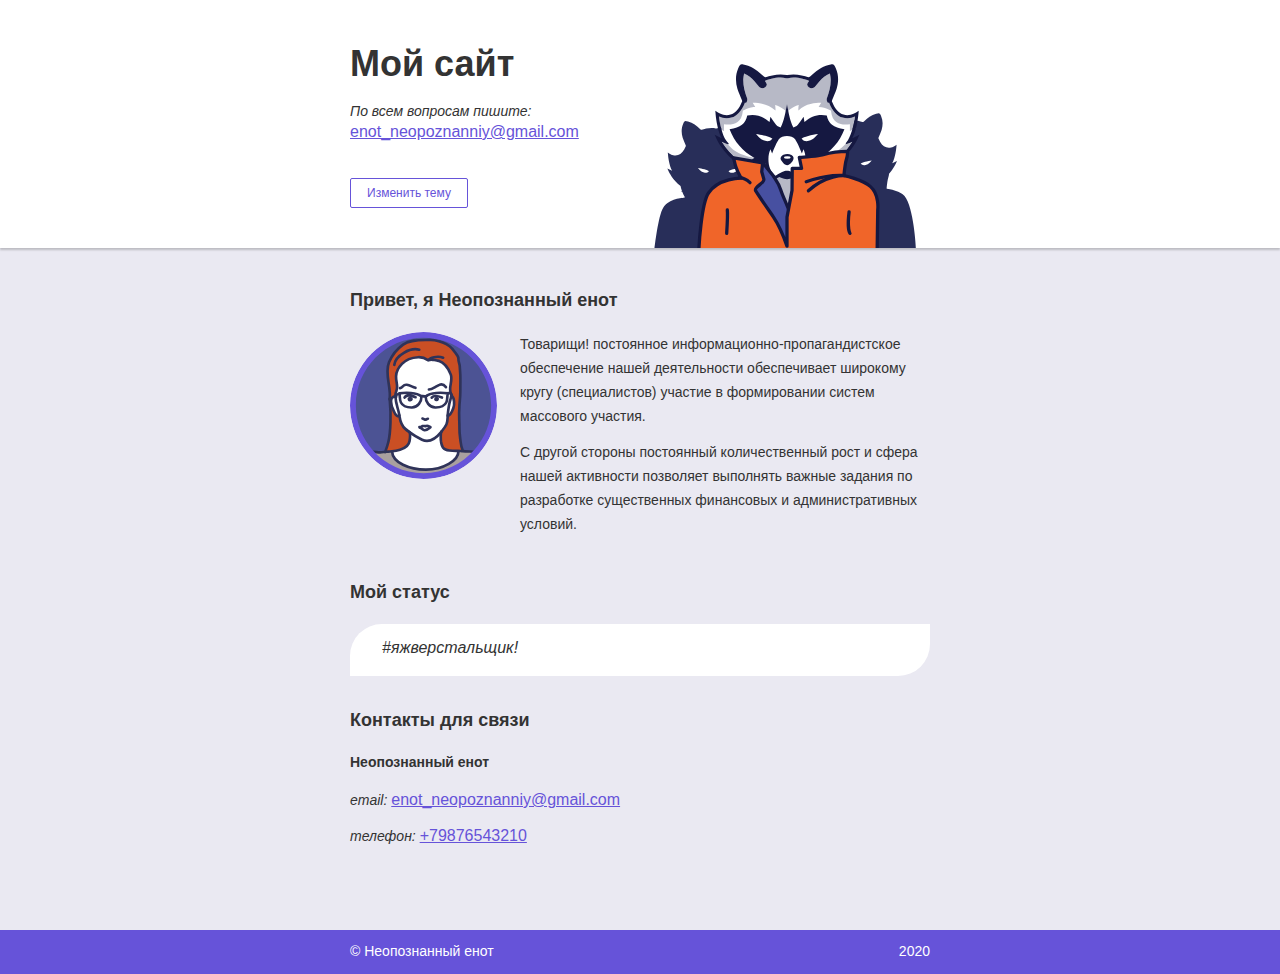
<file: index.html>
<!DOCTYPE html>
<html lang="ru">
<head>
  <meta charset="utf-8">
  <meta name="viewport" content="width=device-width, initial-scale=1.0">
  <link rel="stylesheet" href="style-themes.css">
  <title>Мой сайт – Неопознанный енот</title>
</head>
<body class="page">
  <header class="page-header">
    <div class="container">
      <h1 class="page-title">Мой сайт</h1>
      <p><i>По всем вопросам пишите:</i><br><a href="mailto:enot_neopoznanniy@gmail.com">enot_neopoznanniy@gmail.com</a></p>
      <button class="theme-button" type="button">Изменить тему</button>
    </div>
  </header>
  <main>
    <section class="about container">
      <h2 class="section-title">Привет, я Неопознанный енот</h2>
      <img class="about-image" src="img/avatar.svg" width="147" height="147" alt="Опознанный енот">
      <div class="about-content">
        <p>Товарищи! постоянное информационно-пропагандистское обеспечение нашей деятельности обеспечивает широкому кругу (специалистов) участие в формировании систем массового участия.</p>
        <p>С другой стороны постоянный количественный рост и сфера нашей активности позволяет выполнять важные задания по разработке существенных финансовых и административных условий.</p>
      </div>
    </section>
    <section class="status container">
      <h2 class="section-title">Мой статус</h2>
      <p>#яжверстальщик!</p>
    </section>
    <section class="contacts container">
      <h2 class="section-title">Контакты для связи</h2>
        <p class="contacts-name">Неопознанный енот</p>
        <p><i>email:</i> <a href="mailto:enot_neopoznanniy@gmail.com">enot_neopoznanniy@gmail.com</a></p>
        <p><i>телефон:</i> <a href="tel:+79876543210">+79876543210</a></p>
    </section>
  </main>
  <footer class="page-footer">
    <div class="container">
      <p>© Неопознанный енот</p>
      <p>2020</p>
    </div>
  </footer>
  <script src="script.js"></script>
</body>
</html>
</file>
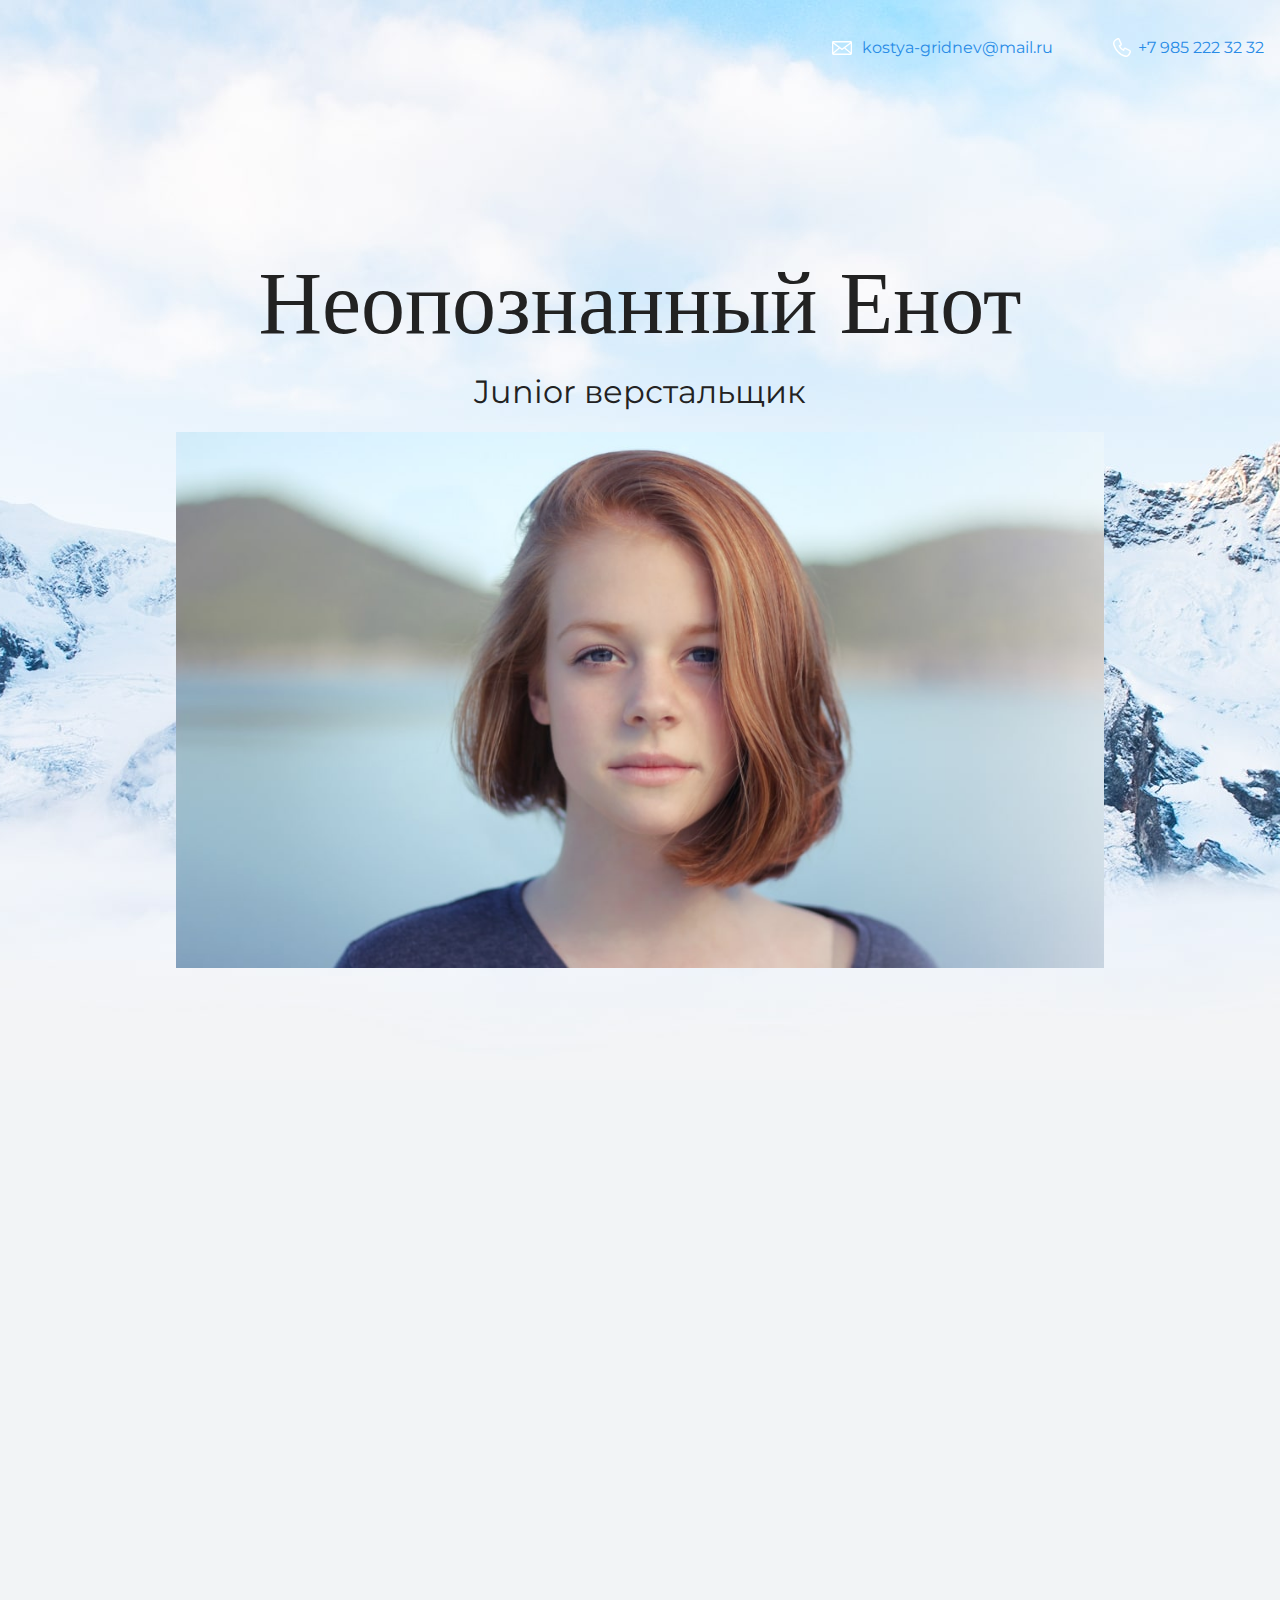
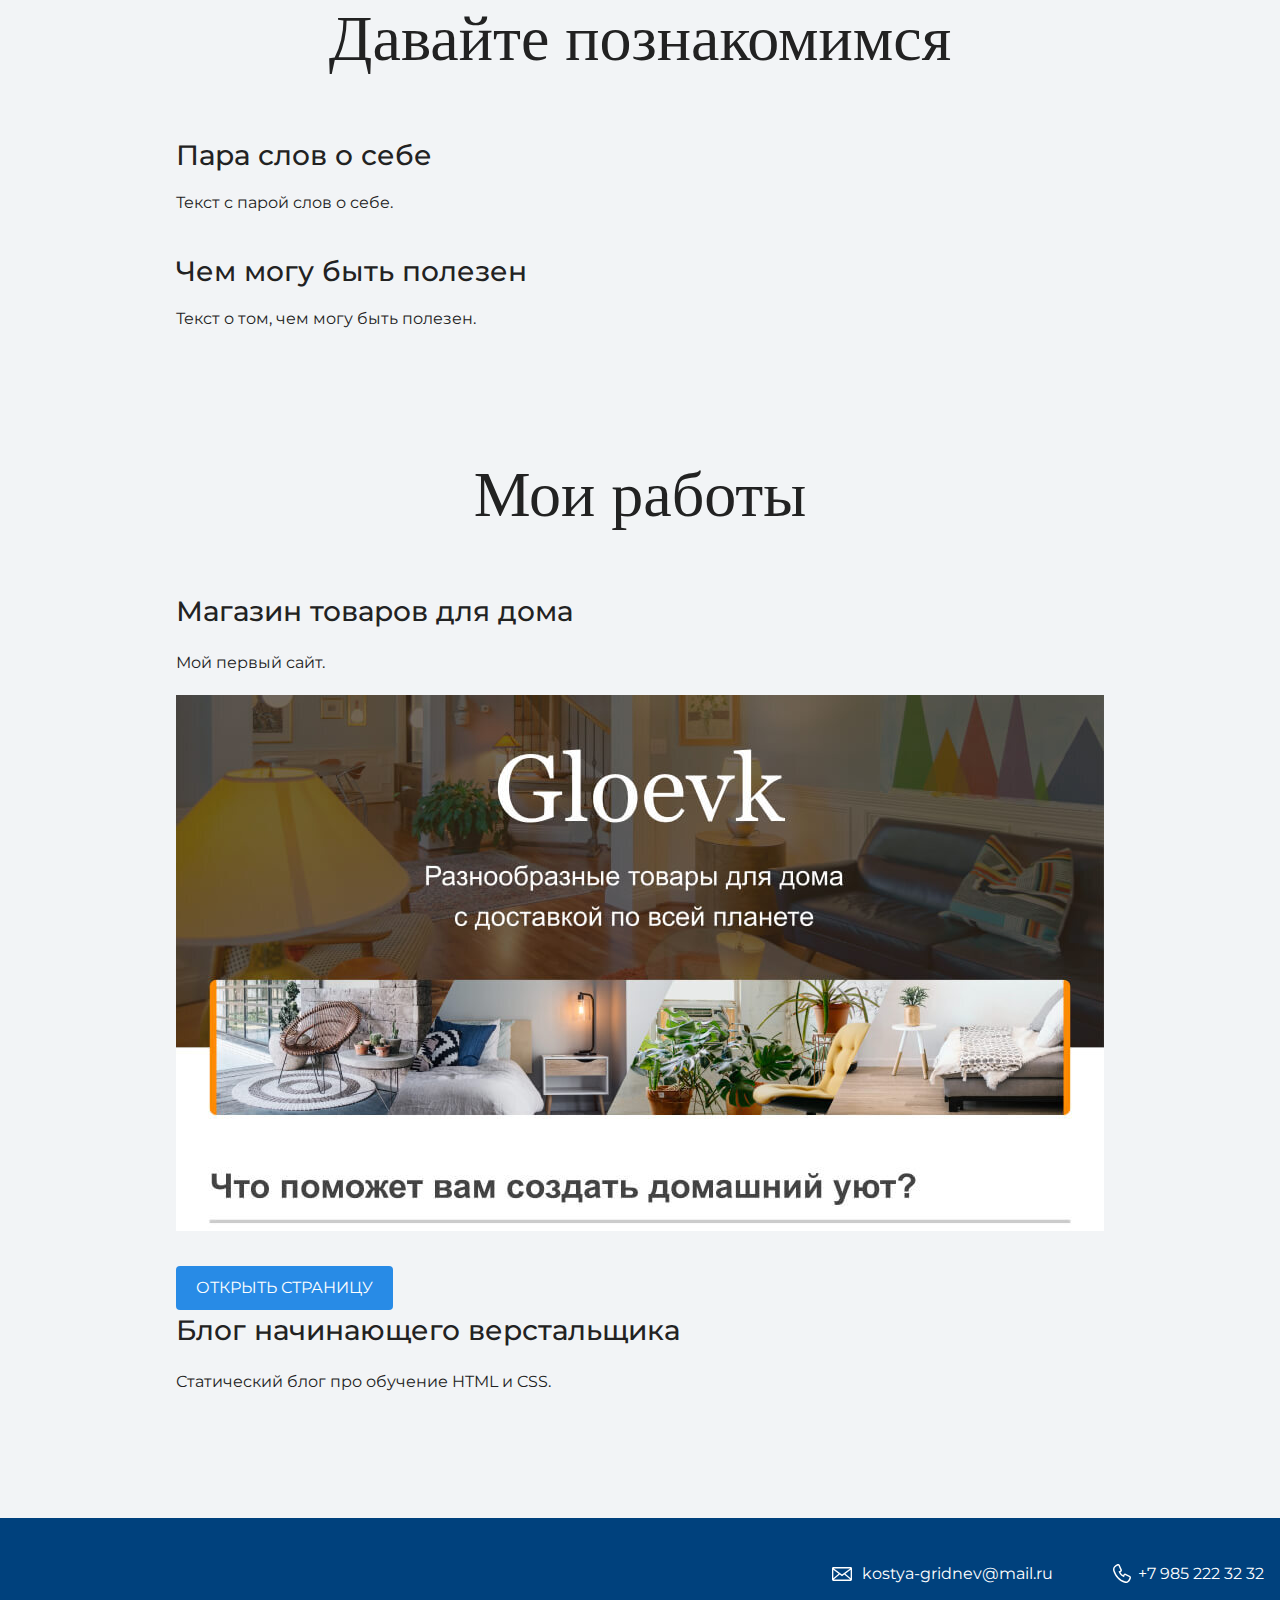
<file: lab6/index.html>
<!DOCTYPE html>
<html lang="ru">
  <head>
    <meta charset="UTF-8">
    <link rel="stylesheet" href="style.css">
    <link href="https://fonts.googleapis.com/css?family=Montserrat:400,500,700|Old+Standard+TT&display=swap&subset=cyrillic" rel="stylesheet">
    <title>Портфолио Junior верстальщика</title>
  </head>

  <body>
    <header class="page-header">
      <div class="container">
        <a class="footer-email" href="mailto:kostya-gridnev@mail.ru">kostya-gridnev@mail.ru</a>
        <a class="footer-phone" href="tel:+79876543210">+7 985 222 32 32</a>
      </div>
    </header>

    <section class="hero-image">
      <div class="container">
      <h1 class="heading">Неопознанный Енот</h1>
      <p>Junior верстальщик</p>
      <figure>
        <img src="files/user.jpg" width="928" height="536" alt="Фотография Неопознанного Енота">
      </figure>
      </div>
    </section>

    <section class="intro">
      <div class="container">
      <h2 class="subheading">Давайте познакомимся</h2>
      <h3>Пара слов о себе</h3>
      <p>Текст с парой слов о себе.</p>
      <h3>Чем могу быть полезен</h3>
      <p>Текст о том, чем могу быть полезен.</p>
      </div>
    </section>

    <section class="portfolio">
      <div class="container">
      <h2 class="subheading">Мои работы</h2>

      <h3>Магазин товаров для дома</h3>
      <p>Мой первый сайт.</p>
      <figure class="project-image">
        <img src="files/project.jpg" width="928" height="536" alt="Cайт магазина товаров для дома">
      </figure>
      <a class="button" href="source/project/index.html">Открыть страницу</a>
      <h3>Блог начинающего верстальщика</h3>
      <p>Статический блог про обучение HTML и CSS.</p>
    </div>
    </section>

    <footer class="page-footer">
      <div class="container">
        <a class="footer-email" href="mailto:kostya-gridnev@mail.ru">kostya-gridnev@mail.ru</a>
        <a class="footer-phone" href="tel:+79876543210">+7 985 222 32 32</a>
    </div>
    </footer>
  </body>
</html>
</file>
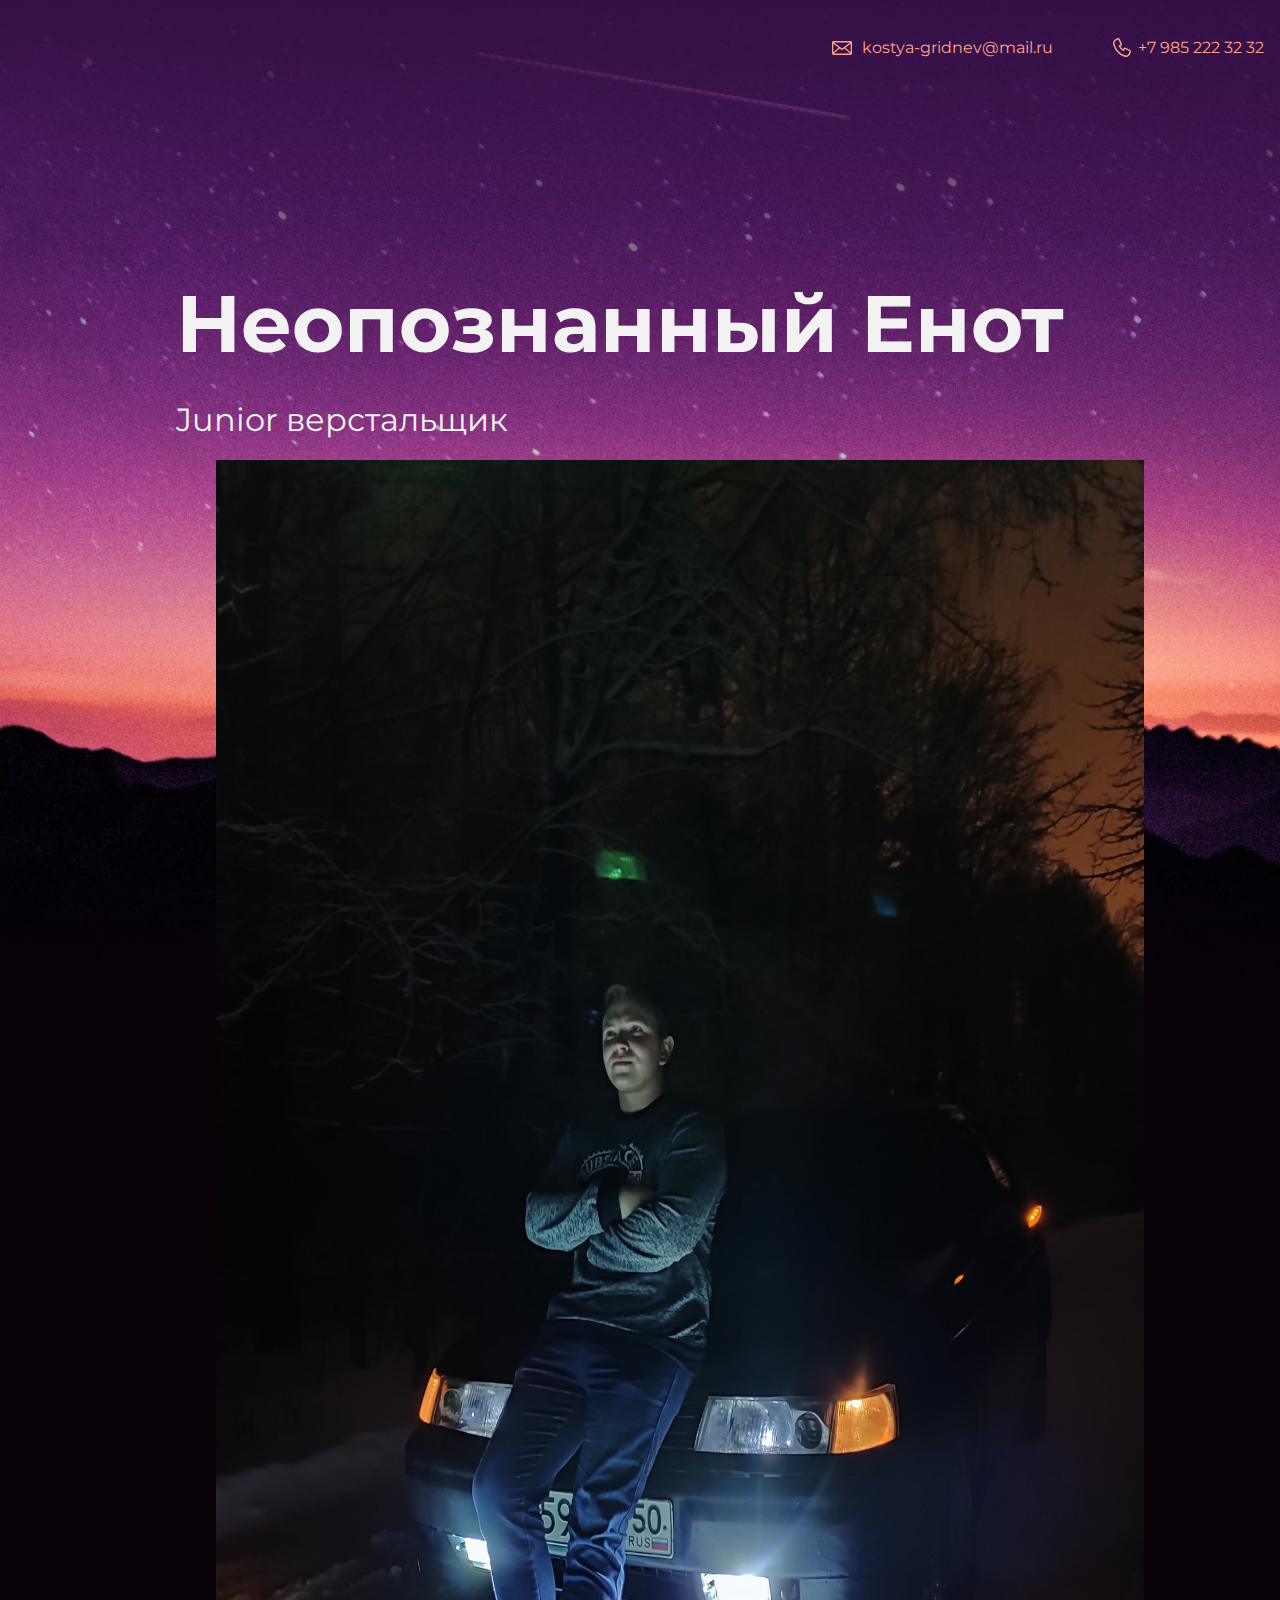
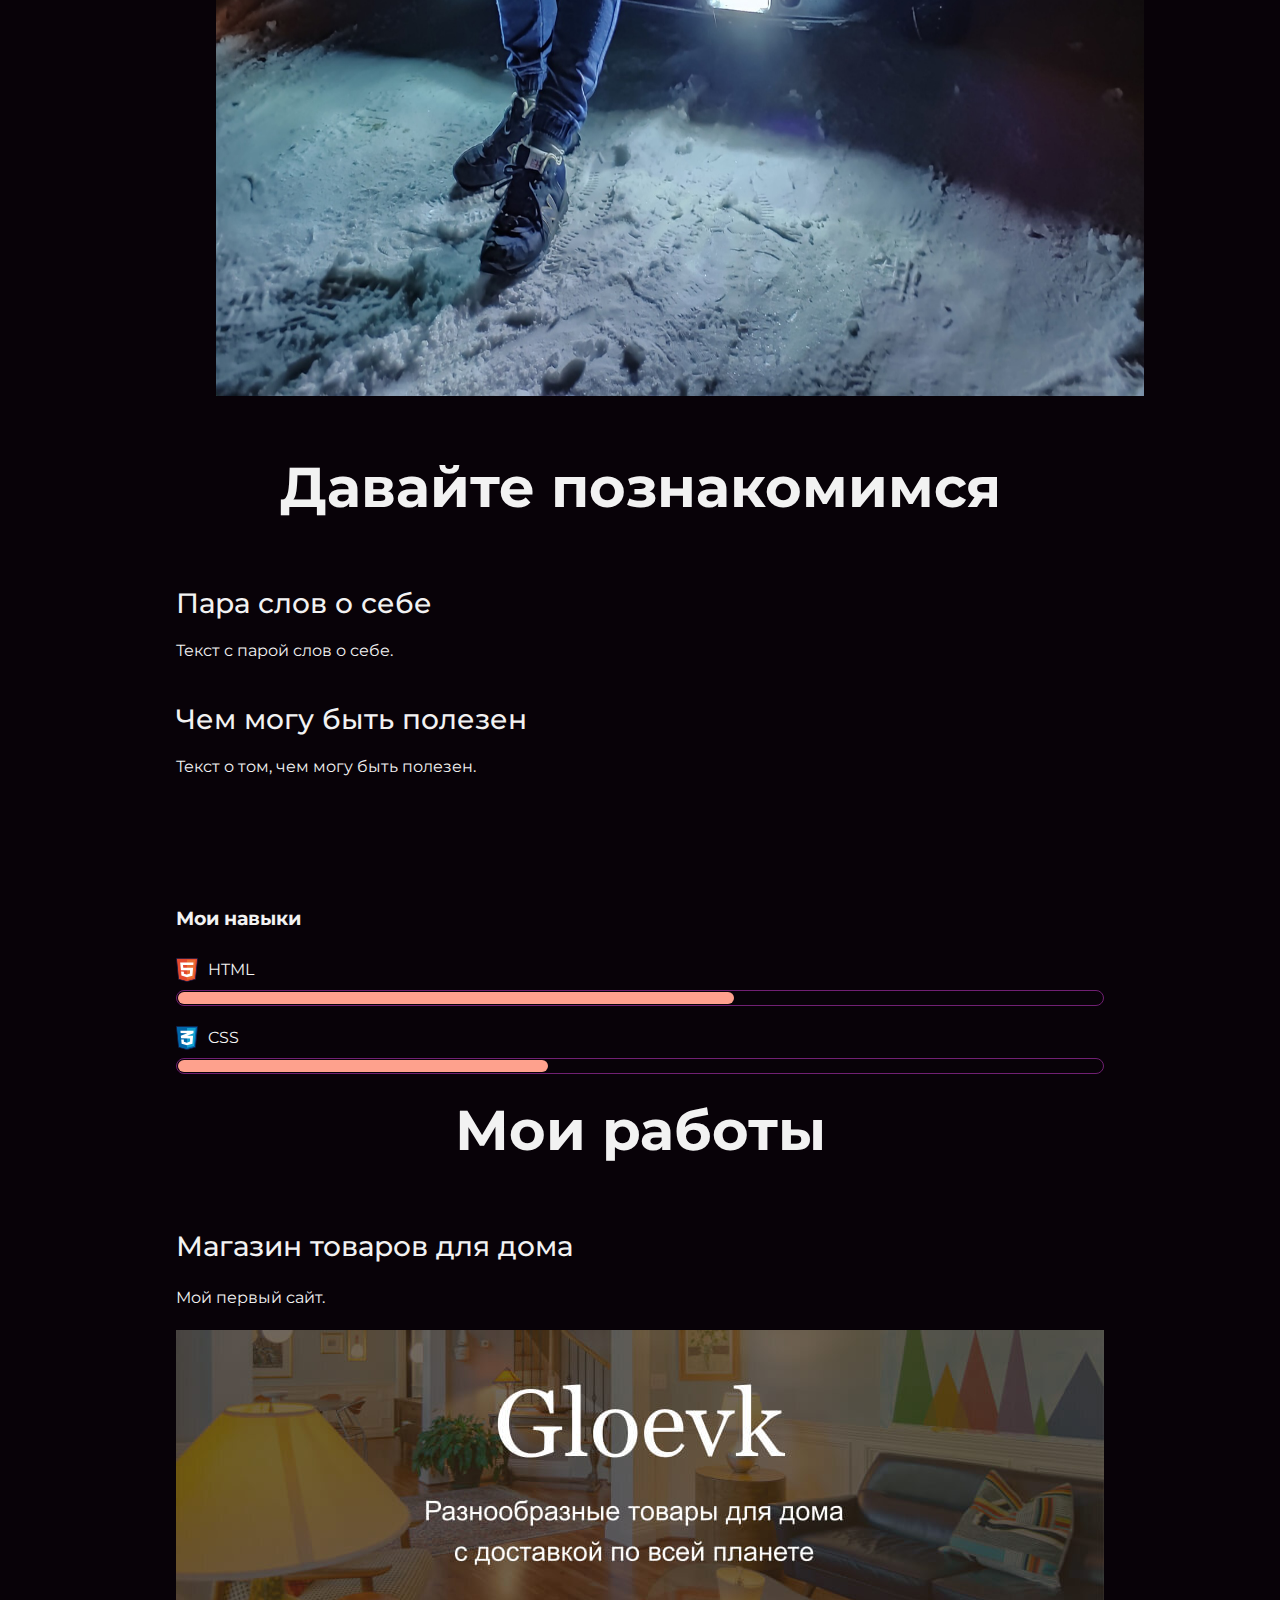
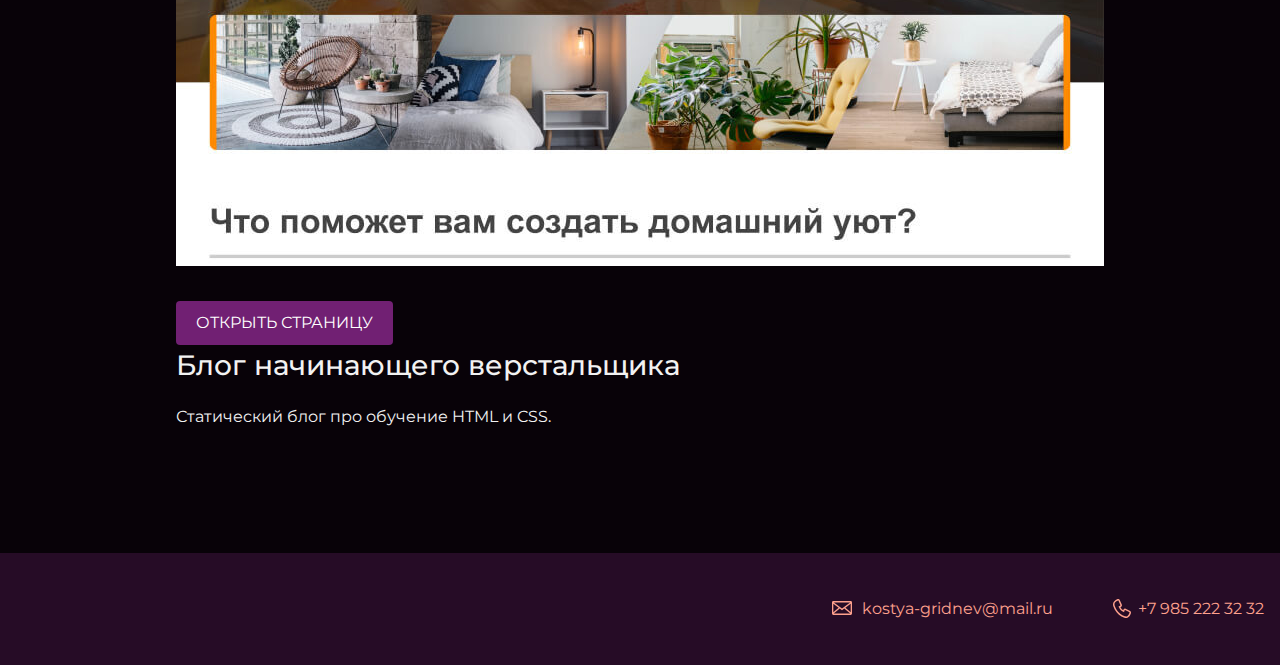
<file: lab7/index.html>
<!DOCTYPE html>
<html lang="ru">
  <head>
    <meta charset="UTF-8">
    <link rel="stylesheet" href="style.css">
    <link href="https://fonts.googleapis.com/css?family=Montserrat:400,500,700|Old+Standard+TT&display=swap&subset=cyrillic" rel="stylesheet">
    <title>Портфолио Junior верстальщика</title>
  </head>

  <body>
    <header class="page-header">
      <div class="container">
        <a class="footer-email" href="mailto:kostya-gridnev@mail.ru">kostya-gridnev@mail.ru</a>
        <a class="footer-phone" href="tel:+79876543210">+7 985 222 32 32</a>
      </div>
    </header>
    <div class="container">
    <section class="hero-image">
      <h1 class="heading">Неопознанный Енот</h1>
      <p>Junior верстальщик</p>
      <figure>
        <img src="files/user.jpg" width="928" height="1536" alt="Фотография Неопознанного Енота">
      </figure>
        </section>
    <section class="intro">
      <h2 class="subheading">Давайте познакомимся</h2>
      <h3>Пара слов о себе</h3>
      <p>Текст с парой слов о себе.</p>
      <h3>Чем могу быть полезен</h3>
      <p>Текст о том, чем могу быть полезен.</p>
    </section>
    <div class="skills">
      <h3>Мои навыки</h3>
      <dl class="skills-list">
        <dl class="skills-list">
          <dt class="skill-html">HTML</dt>
          <dd class="level"><div style="width: 60%;">60%</div></dd>
          <dt class="skill-css">CSS</dt>
          <dd class="level"><div style="width: 40%;">40%</div></dd>
      </dl>
    </div>
    <section class="portfolio">
      <h2 class="subheading">Мои работы</h2>
      <h3>Магазин товаров для дома</h3>
      <p>Мой первый сайт.</p>
      <figure class="project-image">
        <img src="files/project.jpg" width="928" height="536" alt="Cайт магазина товаров для дома">
      </figure>
      <a class="button" href="source/project/index.html">Открыть страницу</a>
      <h3>Блог начинающего верстальщика</h3>
      <p>Статический блог про обучение HTML и CSS.</p>
    </section></div>

    <footer class="page-footer">
      <div class="container">
        <a class="footer-email" href="mailto:kostya-gridnev@mail.ru">kostya-gridnev@mail.ru</a>
        <a class="footer-phone" href="tel:+79876543210">+7 985 222 32 32</a>
    </div>
    </footer>
  </body>
</html>
</file>
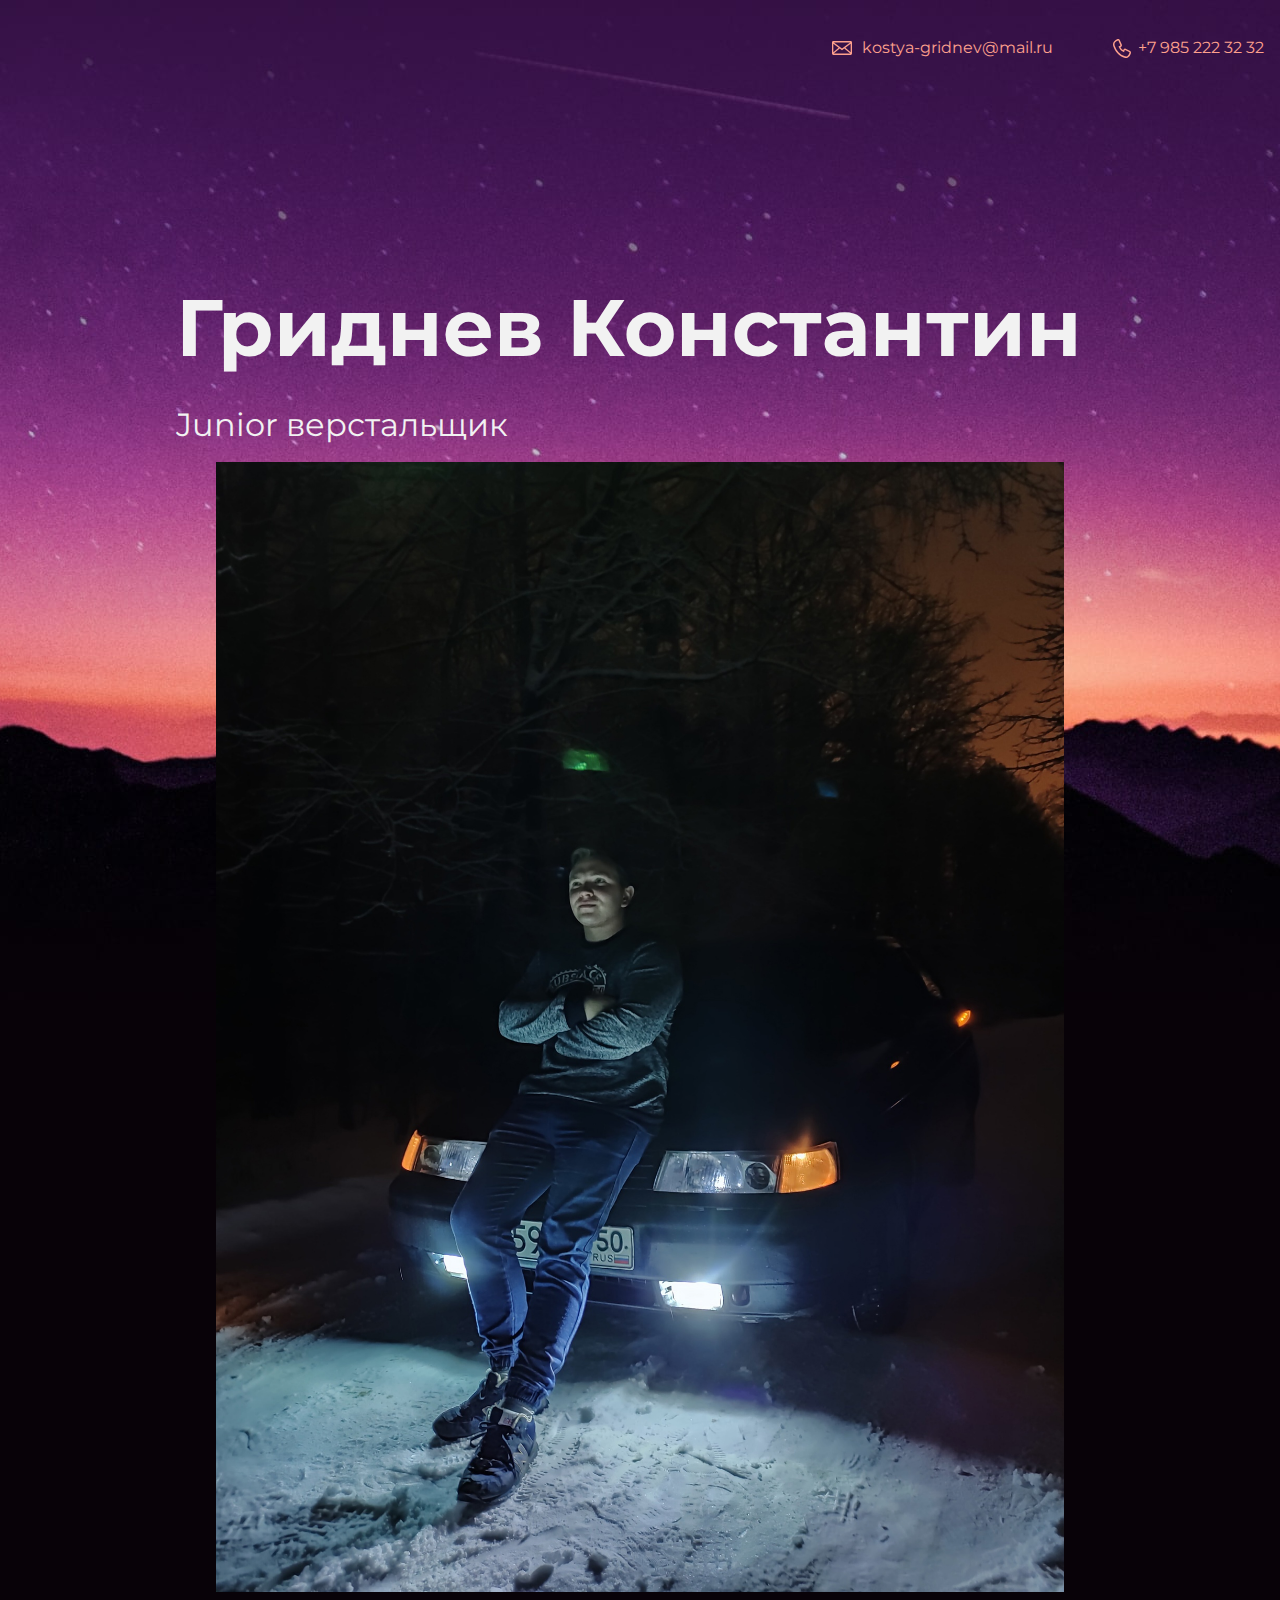
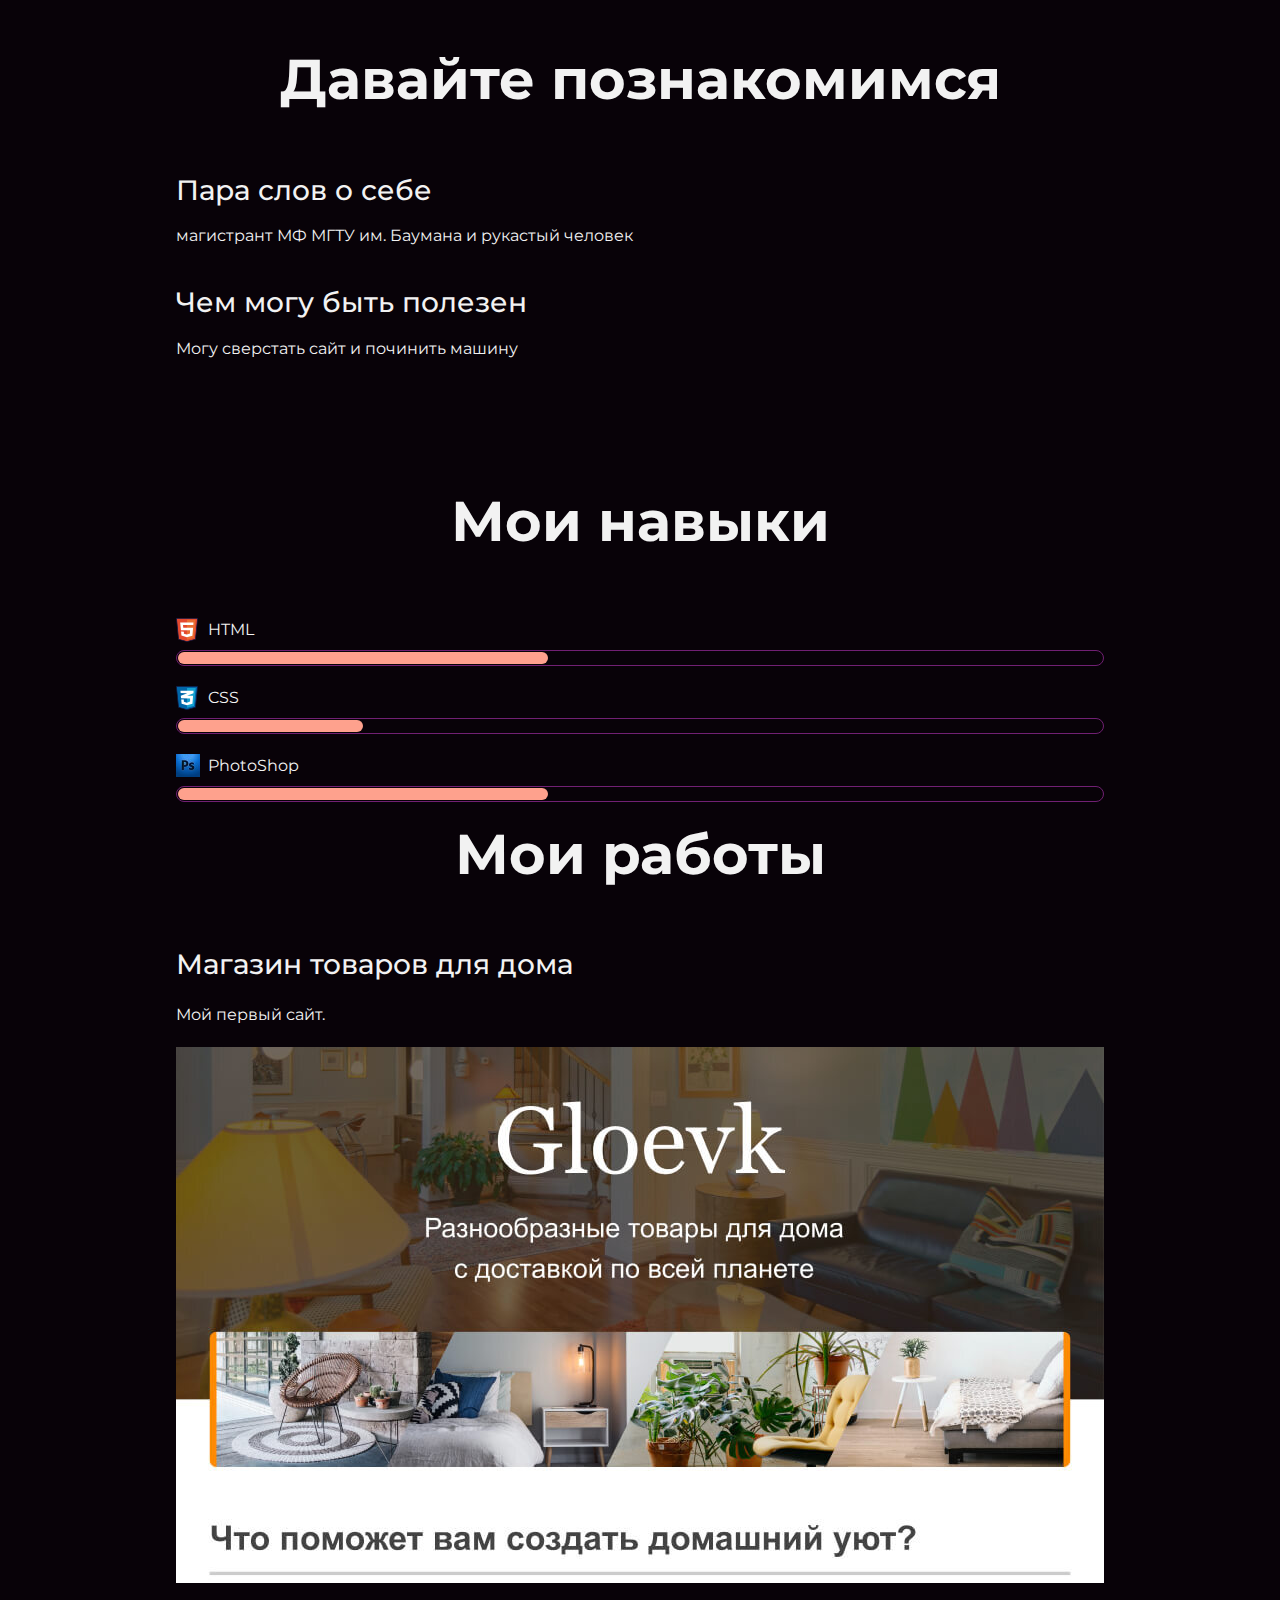
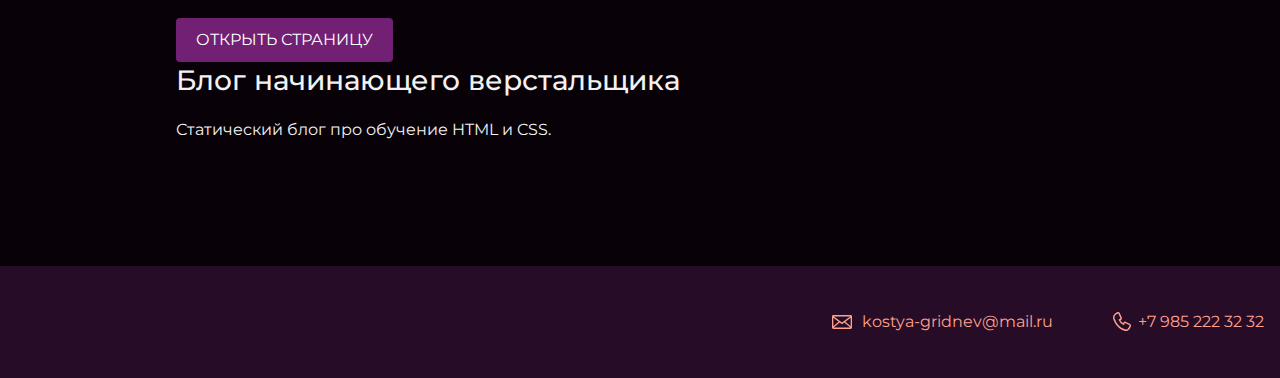
<file: lab10/lab10/index.html>
<!DOCTYPE html>
<html lang="ru">

<head>
  <meta charset="UTF-8">
  <link rel="stylesheet" href="style.css">
  <meta name="viewport" content="width=device-width, initial-scale=1.0">
  <link
    href="https://fonts.googleapis.com/css?family=Montserrat:400,500,700|Old+Standard+TT&display=swap&subset=cyrillic"
    rel="stylesheet">
  <title>Портфолио Junior верстальщика</title>
</head>

<body>
  <header class="page-header">
    <div class="container">
      <a class="footer-email" href="mailto:kostya-gridnev@mail.ru">kostya-gridnev@mail.ru</a>
      <a class="footer-phone" href="tel:+79876543210">+7 985 222 32 32</a>
    </div>
  </header>
  <div class="container">

    <section class="hero-image">
      <h1 class="heading">Гриднев Константин</h1>
      <p>Junior верстальщик</p>
      <figure>
        <img src="files/user.jpg" width="928" height="1136" alt="Фотография Неопознанного Енота">
      </figure>
    </section>
    <section class="intro">
      <h2 class="subheading">Давайте познакомимся</h2>
      <h3>Пара слов о себе</h3>
      <p>магистрант МФ МГТУ им. Баумана и рукастый человек</p>
      <h3>Чем могу быть полезен</h3>
      <p>Могу сверстать сайт и починить машину</p>
    </section>

    <section class="skills">
      <div class='container'>
        <h3 class='subheading'>Мои навыки</h3>
        <div class="skills" id='skills'>
        </div>
      </div>
    </section>

    <section class="portfolio">
      <h2 class="subheading">Мои работы</h2>
      <h3>Магазин товаров для дома</h3>
      <p>Мой первый сайт.</p>
      <figure class="project-image">
        <img src="files/project.jpg" width="928" height="536" alt="Cайт магазина товаров для дома">
      </figure>
      <a class="button" href="source/project/index.html">Открыть страницу</a>
      <h3>Блог начинающего верстальщика</h3>
      <p>Статический блог про обучение HTML и CSS.</p>
    </section>
  </div>

  <footer class="page-footer">
    <div class="container">
      <a class="footer-email" href="mailto:kostya-gridnev@mail.ru">kostya-gridnev@mail.ru</a>
      <a class="footer-phone" href="tel:+79876543210">+7 985 222 32 32</a>
    </div>
  </footer>
  <script src="skills.js"></script>
</body>

</html>
</file>
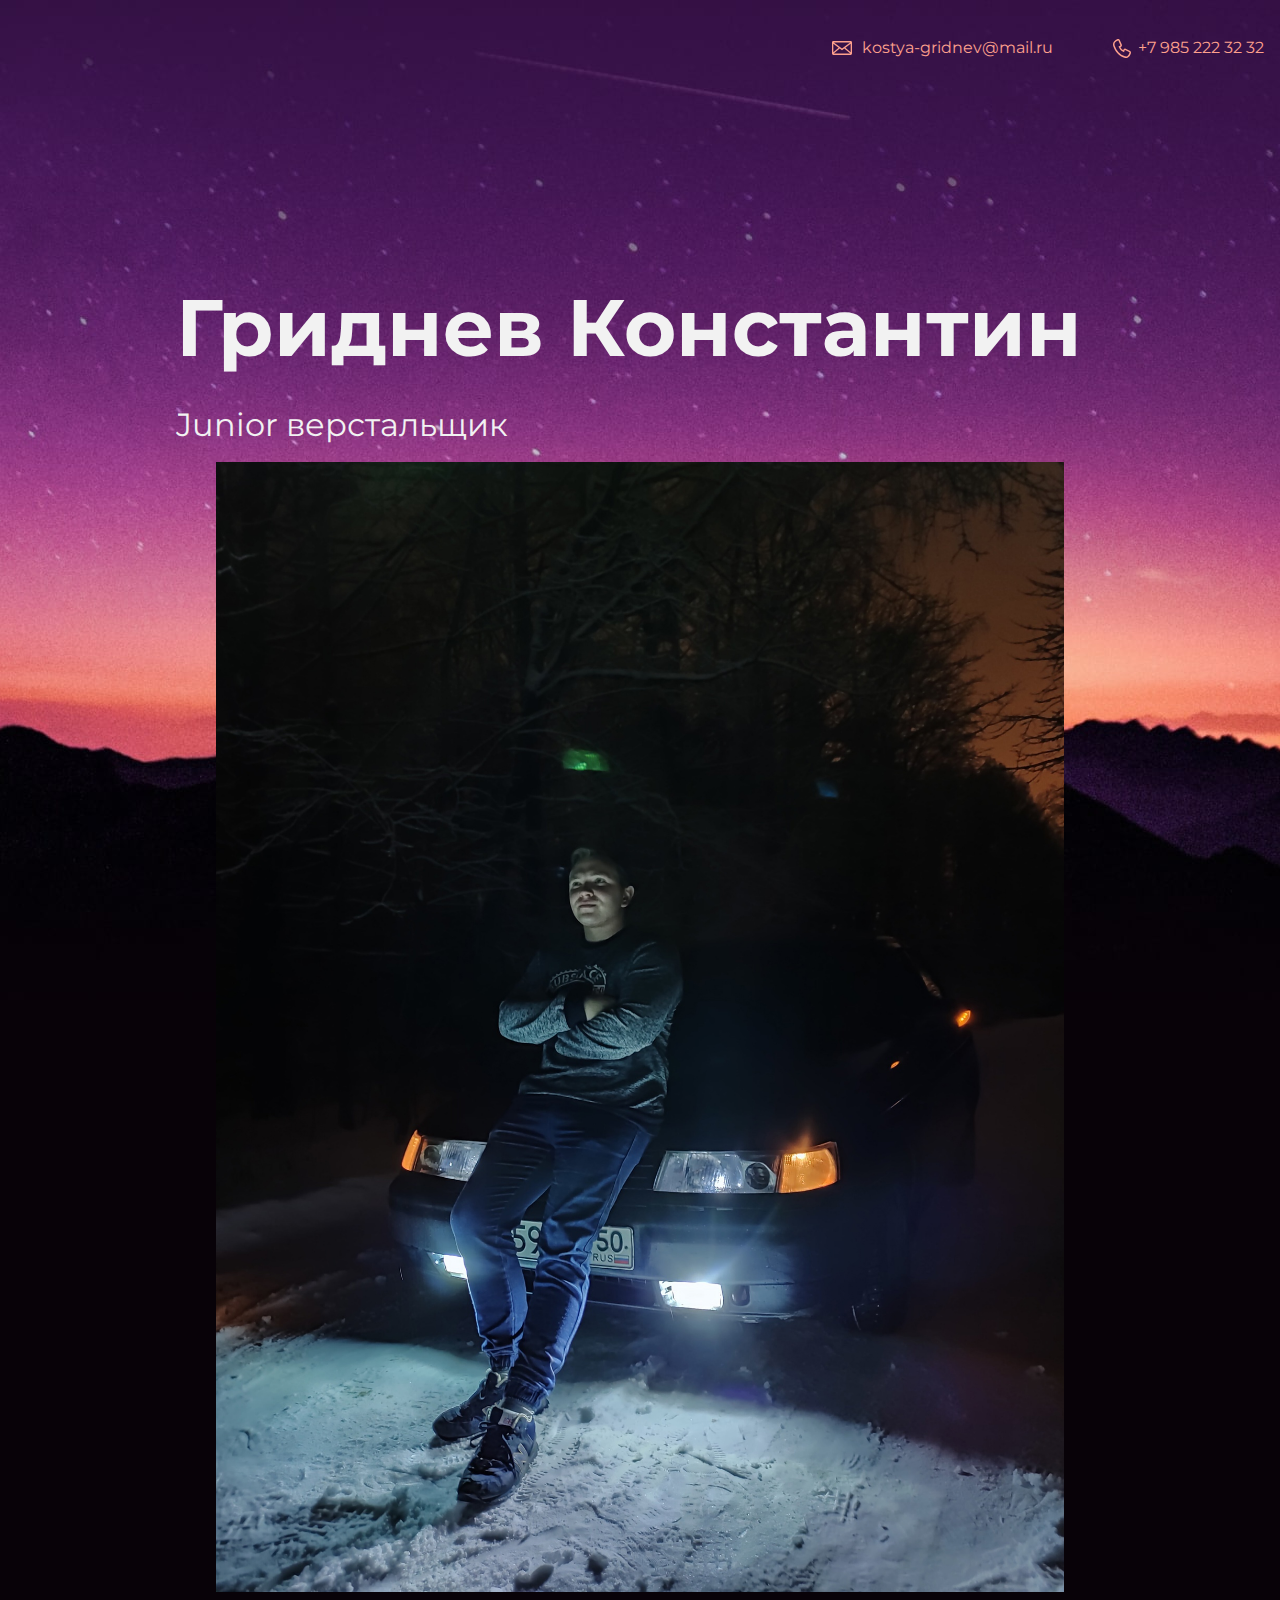
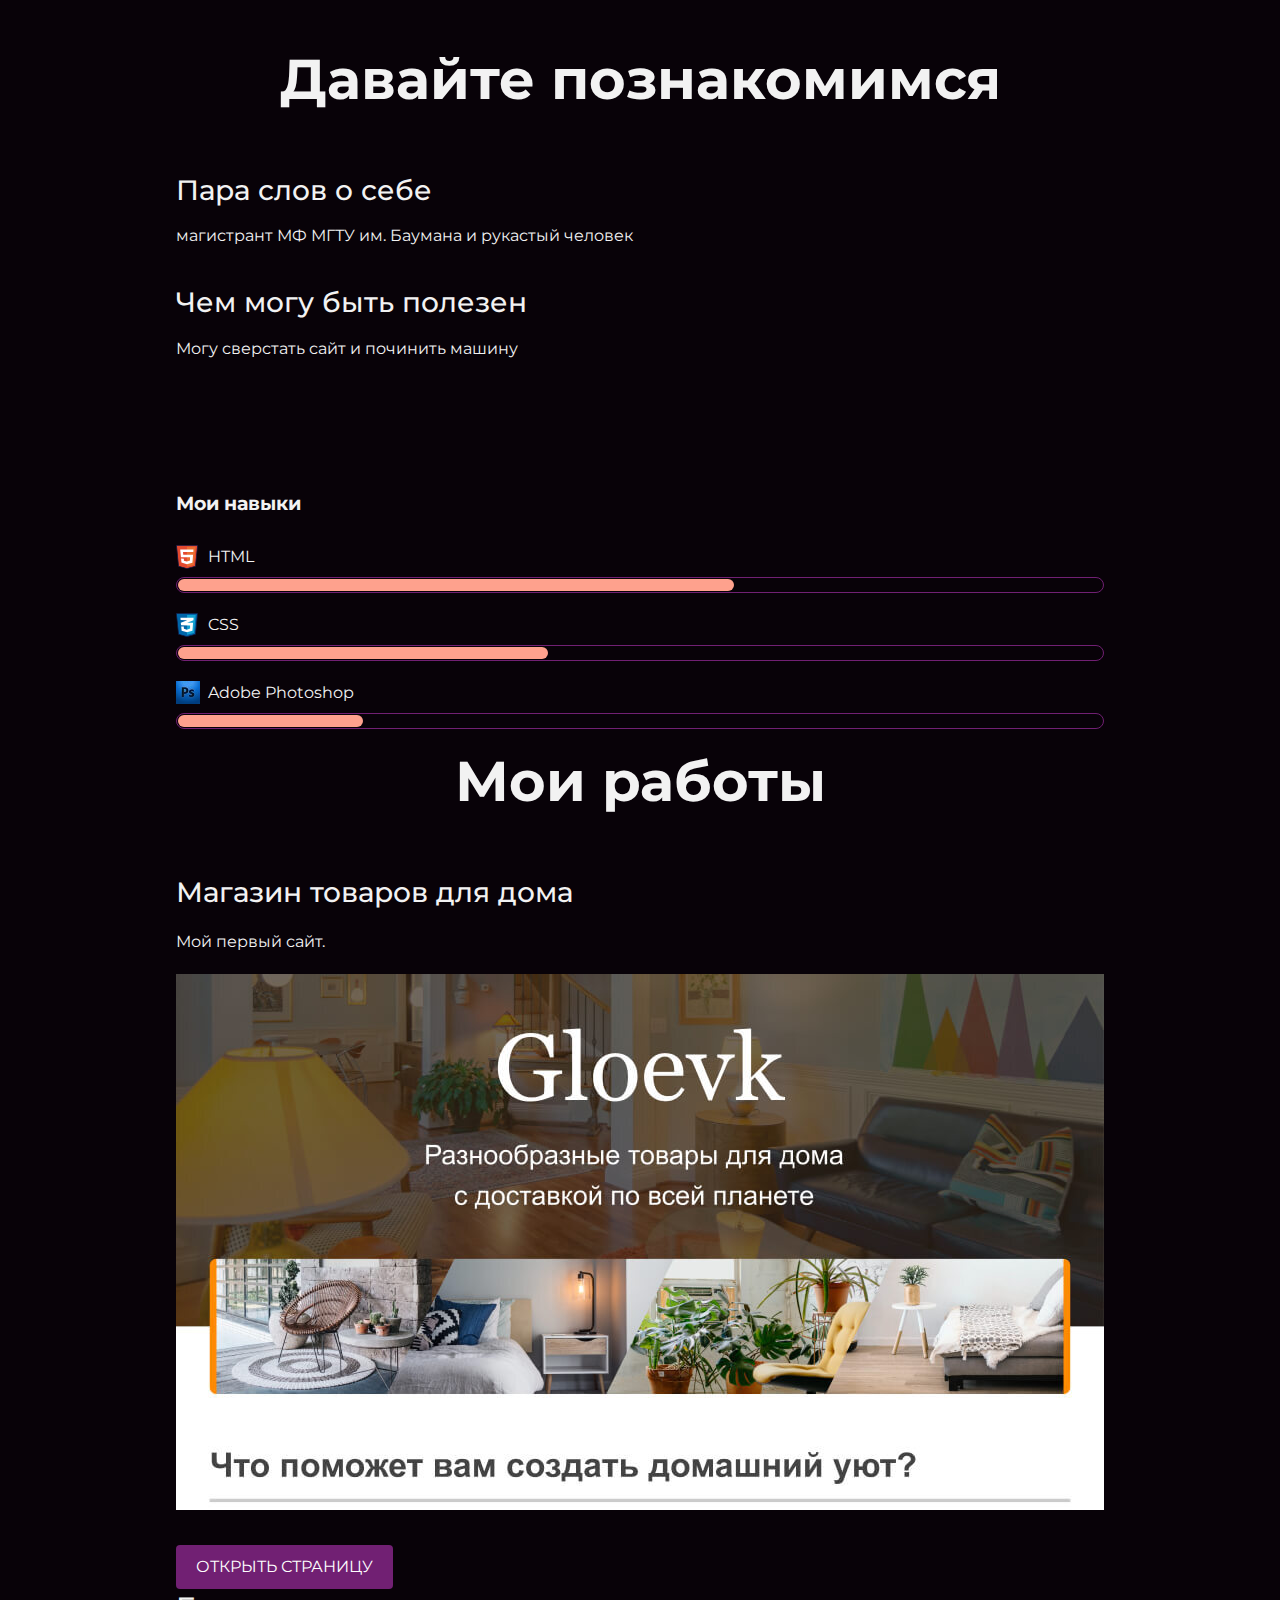
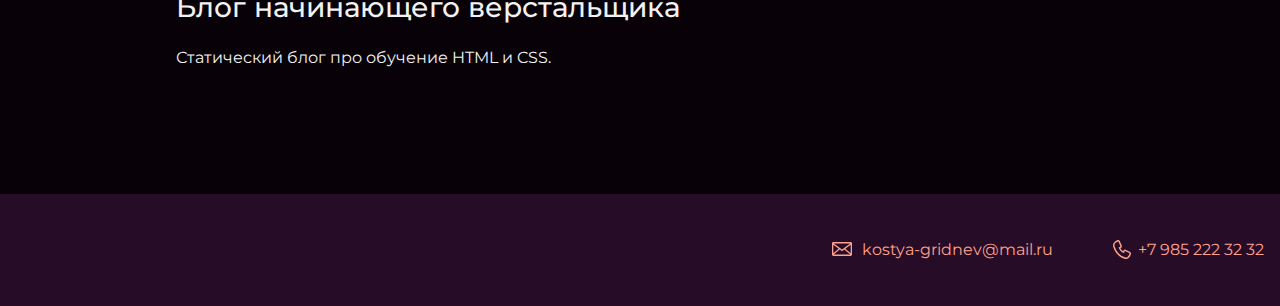
<file: lab8/lab8/index.html>
<!DOCTYPE html>
<html lang="ru">
  <head>
    <meta charset="UTF-8">
    <link rel="stylesheet" href="style.css">
    <meta name="viewport" content="width=device-width, initial-scale=1.0">
    <link href="https://fonts.googleapis.com/css?family=Montserrat:400,500,700|Old+Standard+TT&display=swap&subset=cyrillic" rel="stylesheet">
    <title>Портфолио Junior верстальщика</title>
  </head>

  <body>
    <header class="page-header">
      <div class="container">
        <a class="footer-email" href="mailto:kostya-gridnev@mail.ru">kostya-gridnev@mail.ru</a>
        <a class="footer-phone" href="tel:+79876543210">+7 985 222 32 32</a>
      </div>
    </header>
    <div class="container">
    <section class="hero-image">
      <h1 class="heading">Гриднев Константин</h1>
      <p>Junior верстальщик</p>
      <figure>
        <img src="files/user.jpg" width="928" height="1136" alt="Фотография Неопознанного Енота">
      </figure>
        </section>
    <section class="intro">
      <h2 class="subheading">Давайте познакомимся</h2>
      <h3>Пара слов о себе</h3>
      <p>магистрант МФ МГТУ им. Баумана и рукастый человек</p>
      <h3>Чем могу быть полезен</h3>
      <p>Могу сверстать сайт и починить машину</p>
    </section>
    <div class="skills">
      <h3>Мои навыки</h3>
      <dl class="skills-list">
        <dl class="skills-list">
          <dt class="skill-html">HTML</dt>
          <dd class="level"><div style="width: 60%;">60%</div></dd>
          <dt class="skill-css">CSS</dt>
          <dd class="level"><div style="width: 40%;">40%</div></dd>
          <dt class="skill-ps">Adobe Photoshop</dt>
          <dd class="level"><div style="width: 20%;">20%</div></dd>
      </dl>
    </div>
    <section class="portfolio">
      <h2 class="subheading">Мои работы</h2>
      <h3>Магазин товаров для дома</h3>
      <p>Мой первый сайт.</p>
      <figure class="project-image">
        <img src="files/project.jpg" width="928" height="536" alt="Cайт магазина товаров для дома">
      </figure>
      <a class="button" href="source/project/index.html">Открыть страницу</a>
      <h3>Блог начинающего верстальщика</h3>
      <p>Статический блог про обучение HTML и CSS.</p>
    </section></div>

    <footer class="page-footer">
      <div class="container">
        <a class="footer-email" href="mailto:kostya-gridnev@mail.ru">kostya-gridnev@mail.ru</a>
        <a class="footer-phone" href="tel:+79876543210">+7 985 222 32 32</a>
    </div>
    </footer>
  </body>
</html>
</file>
<file: style-themes.css>
* {
  box-sizing: border-box;
}

.container {
  width: 580px;
  margin: 0 auto;
}

.page {
  display: flex;
  flex-direction: column;
  min-width: 640px;
  min-height: 100vh;
  margin: 0;
  font-family: "Verdana", "Tahoma", sans-serif;
  font-size: 14px;
  line-height: 18px;
  color: #333333;
  background-color: #eae9f2;
}

.section-title {
  width: 100%;
  margin: 0;
  margin-bottom: 20px;
  padding: 0;
  font-weight: bold;
  font-size: 18px;
  line-height: 24px;
}

a {
  color: #6653d9;
}

a:focus {
  outline-color: #b6aaff;
}

.page-header {
  margin-bottom: 40px;
  background-color: #ffffff;
  box-shadow: 0 2px 2px rgba(0, 0, 0, 0.2);
}

.page-header .container {
  padding-top: 40px;
  padding-bottom: 40px;
  background-image: url("img/raccoons.svg");
  background-repeat: no-repeat;
  background-position: bottom right;
  background-size: 290px 212px;
}

.page-header a {
  font-size: 16px;
  line-height: 24px;
}

.page-title {
  margin: 0;
  margin-bottom: 4px;
  padding: 0;
  font-weight: bold;
  font-size: 36px;
  line-height: 48px;
}

.theme-button {
  position: relative;
  margin-top: 20px;
  padding-top: 7px;
  padding-right: 16px;
  padding-bottom: 7px;
  padding-left: 16px;
  font-size: 12px;
  border-radius: 2px;
  background-color: transparent;
  cursor: pointer;
  color: #6653d9;
  border: 1px solid #6653d9;
}

.theme-button:active {
  opacity: 0.8;
}

.theme-button:focus,
.theme-button:hover {
  color: #ffffff;
  background-color: #6653d9;
}
.theme-button:focus {
  outline-color: #b6aaff;
}

.about {
  display: flex;
  flex-wrap: wrap;
  justify-content: space-between;
  margin-bottom: 32px;
 }

.about-image {
   width: 147px;
   height: 147px;
   border-radius: 50%;
 }

.about-content {
   width: 410px;
   font-size: 14px;
   line-height: 24px;
 }

.about-content p {
   margin: 0;
   margin-bottom: 12px;
   padding: 0;
 }

.status {
  margin-bottom: 32px;
}

.status p {
  margin: 0;
  padding-top: 12px;
  padding-right: 32px;
  padding-bottom: 16px;
  padding-left: 32px;
  border-radius: 32px 0;
  font-size: 16px;
  line-height: 24px;
  font-style: italic;
  background-color: #ffffff;
}

.contacts {
  margin-bottom: 82px;
}

.contacts img {
  width: 146px;
  height: 146px;
  margin-right: 24px;
}

.contacts p {
  margin: 0;
  margin-bottom: 12px;
  padding: 0;
  font-size: 14px;
  line-height: 24px;
}

p.contacts-name {
  margin-top: 20px;
  margin-bottom: 16px;
  font-weight: bold;
  line-height: 20px;
}

.contacts a {
  font-size: 16px;
  line-height: 24px;
}

.page-footer {
  margin-top: auto;
  color: #ffffff;
  background-color: #6653d9;
}

.page-footer .container {
  display: flex;
  align-items: center;
  justify-content: space-between;
  padding-top: 12px;
  padding-bottom: 14px;
}

.page-footer p {
  margin: 0;
  padding: 0;
}

/* Тёмная тема */
.dark-theme {
  color: #f2f2f2;
  background-color: #17161a;
}

.dark-theme .page-header{
  background-color: #3f3c53;
  box-shadow: 0 2px 2px rgba(0, 0, 0, 0.6);
}

.dark-theme a {
  color: #9484f2;
}

.dark-theme .theme-button {
  color: #9484f2;
  border: 1px solid #9484f2;
}

.dark-theme .theme-button:focus,
.dark-theme .theme-button:hover {
  color: #17161a;
  background-color: #9484f2;
}

.dark-theme .status p {
  background-color: #2a2930;
}

.dark-theme .page-footer {
  background-color: #373540;
  color: #f2f2f2;
}
</file>
<file: lab6/style.css>
body {
  margin: 0;
  min-width: 960px;
  font-family: "Montserrat", "Helvetica", "Arial", sans-serif;
  font-size: 16px;
  line-height: 32px;
  color: #222222;
  background-color: #f2f4f6;
  background-image: url("img/hero-bg.jpg");
  background-repeat: no-repeat;
  background-position: top center;
}

.container {
  max-width: 928px;
  margin: 0 auto;
  padding: 0 16px;
}

.page-header {
  margin: 0 0 160px;
  padding: 32px 0 32px;
}

.page-header .container,
.page-footer .container {
  max-width: 1408px;
  text-align: right;
}

.page-header a {
  margin-left: 56px;
  color: #288be6;
  text-decoration: none;
  background-repeat: no-repeat;
  background-position: left;
}

.header-email {
  padding-left: 30px;
  background-image: url("img/icon-email-header.svg");
}

.header-phone {
  padding-left: 25px;
  background-image: url("img/icon-phone-header.svg");
}

.hero-image {
  margin-bottom: 620px;
}

.hero-image .container {
  max-width: 1408px;
  text-align: center;
}

.heading {
  margin: 0 0 16px;
  font-family: "Old Standard TT", "Times", "Times New Roman", serif;
  font-size: 88px;
  line-height: 96px;
  font-weight: 400;
}

.hero-image p {
  margin: 0;
  font-size: 32px;
  line-height: 48px;
}

.intro {
  margin: 0 0 120px;
}

.subheading {
  margin: 0 0 56px;
  font-family: "Old Standard TT", "Times", "Times New Roman", serif;
  font-size: 64px;
  line-height: 80px;
  font-weight: 400;
  text-align: center;
}

.user-image {
  margin: 0 0 32px;
  text-align: center;
}

.intro h3,
.portfolio h3 {
  margin: 0 0 12px;
  font-size: 28px;
  line-height: 40px;
  font-weight: 500;
}

.intro p {
  margin: 0 0 32px;
}

.skills-list {
  margin: 0;
  padding: 0;
}

.skills-list dt {
  padding-left: 32px;
  background-repeat: no-repeat;
  background-position: left;
}

.skill-html {
  background-image: url("img/icon-html.svg");
}

.skill-css {
  background-image: url("img/icon-css.svg");
}

.level {
  margin: 4px 0 16px;
  padding: 0;
  height: 14px;
  font-size: 0;
  background-color: #ffffff;
  border: 1px solid #86c3fa;
  border-radius: 8px;
}

.level div {
  margin: 1px;
  height: 12px;
  background-color: #288be6;
  border-radius: 6px;
}

.portfolio {
  margin: 0 0 120px;
}

.projects {
  margin: 0;
  padding: 0;
  list-style: none;
}

.projects li {
  margin: 0 0 80px;
}

.project-image {
  margin: 0 0 24px;
  text-align: center;
}

.projects p {
  margin: 0 0 24px;
}

.button {
  padding: 6px 20px;
  display: inline-block;
  vertical-align: baseline;
  text-decoration: none;
  text-transform: uppercase;
  border-radius: 4px;
  background-color: #288be6;
  color: #ffffff;
}

.page-footer {
  padding: 40px 0;
  background-color: #00417d;
  color: #ffffff;
}

.page-footer a {
  margin-left: 56px;
  color: inherit;
  text-decoration: none;
  background-repeat: no-repeat;
  background-position: left;
}

.footer-email {
  padding-left: 30px;
  background-image: url("img/icon-email-footer.svg");
}

.footer-phone {
  padding-left: 25px;
  background-image: url("img/icon-phone-footer.svg");
}
</file>
<file: lab7/style.css>
body {
  margin: 0;
  min-width: 960px;
  font-family: "Montserrat", "Helvetica", "Arial", sans-serif;
  font-size: 16px;
  line-height: 32px;
  color: #f2f2f2;
  background-color: #080208;
  background-image: url("img/hero-bg.jpg");
  background-repeat: no-repeat;
  background-position: top center;
}

.container {
  max-width: 928px;
  margin: 0 auto;
  padding: 0 16px;
}

.page-header {
  margin: 0 0 180px;
  padding: 32px 0 32px;
}

.page-header .container,
.page-footer .container {
  max-width: 1408px;
  text-align: right;
}

.page-header a {
  margin-left: 56px;
  color: #fea18d;
  text-decoration: none;
  background-repeat: no-repeat;
  background-position: left;
}

.header-email {
  padding-left: 30px;
  background-image: url("img/icon-email.svg");
}

.header-phone {
  padding-left: 25px;
  background-image: url("img/icon-phone.svg");
}

.hero-image {
  margin-bottom: 40px;
}

.hero-image .container {
  max-width: 1408px;
  text-align: center;
}

.heading {
  margin: 0 0 24px;
  font-size: 80px;
  line-height: 96px;
}

.hero-image p {
  margin: 0;
  font-size: 32px;
  line-height: 48px;
}

.intro {
  margin: 0 0 120px;
}

.subheading {
  margin: 0 0 56px;
  font-size: 56px;
  line-height: 80px;
  text-align: center;
}

.user-image {
  margin: 0 0 32px;
  text-align: center;
}

.intro h3,
.portfolio h3 {
  margin: 0 0 12px;
  font-size: 28px;
  line-height: 40px;
  font-weight: 500;
}

.intro p {
  margin: 0 0 32px;
}

.skills-list {
  margin: 0;
  padding: 0;
}

.skills-list dt {
  padding-left: 32px;
  background-repeat: no-repeat;
  background-position: left;
}

.skill-html {
  background-image: url("img/icon-html.svg");
}

.skill-css {
  background-image: url("img/icon-css.svg");
}

.level {
  margin: 4px 0 16px;
  padding: 0;
  height: 14px;
  font-size: 0;
  background-color: #080208;
  border: 1px solid #712073;
  border-radius: 8px;
}

.level div {
  margin: 1px;
  height: 12px;
  background-color: #fea18d;
  border-radius: 6px;
}

.portfolio {
  margin: 0 0 120px;
}

.projects {
  margin: 0;
  padding: 0;
  list-style: none;
}

.projects li {
  margin: 0 0 80px;
}

.project-image {
  margin: 0 0 24px;
  text-align: center;
}

.projects p {
  margin: 0 0 24px;
}

.button {
  padding: 6px 20px;
  display: inline-block;
  vertical-align: baseline;
  text-decoration: none;
  text-transform: uppercase;
  border-radius: 4px;
  background-color: #712073;
  color: #ffffff;
}

.page-footer {
  padding: 40px 0;
  background-color: #260c26;
}

.page-footer a {
  margin-left: 56px;
  color: #fea18d;
  text-decoration: none;
  background-repeat: no-repeat;
  background-position: left;
}

.footer-email {
  padding-left: 30px;
  background-image: url("img/icon-email.svg");
}

.footer-phone {
  padding-left: 25px;
  background-image: url("img/icon-phone.svg");
}
</file>
<file: lab10/lab10/style.css>
body {
  margin: 0;
  min-width: 320px;
  font-family: "Montserrat", "Helvetica", "Arial", sans-serif;
  font-size: 16px;
  line-height: 2;
  color: #f2f2f2;
  background-color: #080208;
  background-image: url("img/hero-bg.jpg");
  background-repeat: no-repeat;
  background-position: top center;
}
img{
  max-width: 100%;
  height: auto;
}
 
.container {
  max-width: 928px;
  margin: 0 auto;
  padding: 0 16px;
}

.page-header {
  margin: 0 0 180px;
  padding: 32px 0 32px;
}

.page-header .container,
.page-footer .container {
  max-width: 1408px;
  text-align: right;
}

.page-header a {
  margin-left: 56px;
  color: #fea18d;
  text-decoration: none;
  background-repeat: no-repeat;
  background-position: left;
  display: inline-block;
}
.page-header a:first-child {
margin-left: 0;
}
.header-email {
  padding-left: 30px;
  background-image: url("img/icon-email.svg");
}

.header-phone {
  padding-left: 25px;
  background-image: url("img/icon-phone.svg");
}

.hero-image {
  margin-bottom: 40px;
}

.hero-image .container {
  max-width: 1408px;
  text-align: center;
}

.heading {
  margin: 0 0 24px;
  font-size: 80px;
  line-height: 1.3;
}

.hero-image p {
  margin: 0;
  font-size: 32px;
  line-height: 1.3;
}

.intro {
  margin: 0 0 120px;
}

.subheading {
  margin: 0 0 56px;
  font-size: 56px;
  line-height: 1.3;
  text-align: center;
}

.user-image {
  margin: 0 0 32px;
  text-align: center;
}

.intro h3,
.portfolio h3 {
  margin: 0 0 12px;
  font-size: 28px;
  line-height: 1.3;
  font-weight: 500;
}

.intro p {
  margin: 0 0 32px;
}

.skills-list {
  margin: 0;
  padding: 0;
}

.skills-list dt {
  padding-left: 32px;
  background-repeat: no-repeat;
  background-position: left;
}

.skill-html {
  background-image: url("img/icon-html.svg");
}
.skill-ps {
  background-image: url("img/photoshop.jpg");
}

.skill-css {
  background-image: url("img/icon-css.svg");
}

.level {
  margin: 4px 0 16px;
  padding: 0;
  height: 14px;
  font-size: 0;
  background-color: #080208;
  border: 1px solid #712073;
  border-radius: 8px;
}

.level div {
  margin: 1px;
  height: 12px;
  background-color: #fea18d;
  border-radius: 6px;
}

.portfolio {
  margin: 0 0 120px;
}

.projects {
  margin: 0;
  padding: 0;
  list-style: none;
}

.projects li {
  margin: 0 0 80px;
}

.project-image {
  margin: 0 0 24px;
  text-align: center;
}

.projects p {
  margin: 0 0 24px;
}

.button {
  padding: 6px 20px;
  display: inline-block;
  vertical-align: baseline;
  text-decoration: none;
  text-transform: uppercase;
  border-radius: 4px;
  background-color: #712073;
  color: #ffffff;
}

.page-footer {
  padding: 40px 0;
  background-color: #260c26;
}

.page-footer a {
  margin-left: 56px;
  color: #fea18d;
  text-decoration: none;
  background-repeat: no-repeat;
  background-position: left;
}

.footer-email {
  padding-left: 30px;
  background-image: url("img/icon-email.svg");
}

.footer-phone {
  padding-left: 25px;
  background-image: url("img/icon-phone.svg");
}
@media screen and (max-width: 768px) {
  .heading {
    font-size: 56px;
  }
  .subheading {
    font-size: 46px;
  }
}
@media screen and (max-width: 570px) {
  .heading {
    font-size: 36px;
  }
  .subheading {
    font-size: 26px;
}}
@media screen and (max-width: 320px) {
  .heading {
    font-size: 26px;
  }
  .subheading {
    font-size: 16px;
}}
</file>
<file: lab8/lab8/style.css>
body {
  margin: 0;
  min-width: 320px;
  font-family: "Montserrat", "Helvetica", "Arial", sans-serif;
  font-size: 16px;
  line-height: 2;
  color: #f2f2f2;
  background-color: #080208;
  background-image: url("img/hero-bg.jpg");
  background-repeat: no-repeat;
  background-position: top center;
}
img{
  max-width: 100%;
  height: auto;
}
 
.container {
  max-width: 928px;
  margin: 0 auto;
  padding: 0 16px;
}

.page-header {
  margin: 0 0 180px;
  padding: 32px 0 32px;
}

.page-header .container,
.page-footer .container {
  max-width: 1408px;
  text-align: right;
}

.page-header a {
  margin-left: 56px;
  color: #fea18d;
  text-decoration: none;
  background-repeat: no-repeat;
  background-position: left;
  display: inline-block;
}
.page-header a:first-child {
margin-left: 0;
}
.header-email {
  padding-left: 30px;
  background-image: url("img/icon-email.svg");
}

.header-phone {
  padding-left: 25px;
  background-image: url("img/icon-phone.svg");
}

.hero-image {
  margin-bottom: 40px;
}

.hero-image .container {
  max-width: 1408px;
  text-align: center;
}

.heading {
  margin: 0 0 24px;
  font-size: 80px;
  line-height: 1.3;
}

.hero-image p {
  margin: 0;
  font-size: 32px;
  line-height: 1.3;
}

.intro {
  margin: 0 0 120px;
}

.subheading {
  margin: 0 0 56px;
  font-size: 56px;
  line-height: 1.3;
  text-align: center;
}

.user-image {
  margin: 0 0 32px;
  text-align: center;
}

.intro h3,
.portfolio h3 {
  margin: 0 0 12px;
  font-size: 28px;
  line-height: 1.3;
  font-weight: 500;
}

.intro p {
  margin: 0 0 32px;
}

.skills-list {
  margin: 0;
  padding: 0;
}

.skills-list dt {
  padding-left: 32px;
  background-repeat: no-repeat;
  background-position: left;
}

.skill-html {
  background-image: url("img/icon-html.svg");
}
.skill-ps {
  background-image: url("img/photoshop.jpg");
}

.skill-css {
  background-image: url("img/icon-css.svg");
}

.level {
  margin: 4px 0 16px;
  padding: 0;
  height: 14px;
  font-size: 0;
  background-color: #080208;
  border: 1px solid #712073;
  border-radius: 8px;
}

.level div {
  margin: 1px;
  height: 12px;
  background-color: #fea18d;
  border-radius: 6px;
}

.portfolio {
  margin: 0 0 120px;
}

.projects {
  margin: 0;
  padding: 0;
  list-style: none;
}

.projects li {
  margin: 0 0 80px;
}

.project-image {
  margin: 0 0 24px;
  text-align: center;
}

.projects p {
  margin: 0 0 24px;
}

.button {
  padding: 6px 20px;
  display: inline-block;
  vertical-align: baseline;
  text-decoration: none;
  text-transform: uppercase;
  border-radius: 4px;
  background-color: #712073;
  color: #ffffff;
}

.page-footer {
  padding: 40px 0;
  background-color: #260c26;
}

.page-footer a {
  margin-left: 56px;
  color: #fea18d;
  text-decoration: none;
  background-repeat: no-repeat;
  background-position: left;
}

.footer-email {
  padding-left: 30px;
  background-image: url("img/icon-email.svg");
}

.footer-phone {
  padding-left: 25px;
  background-image: url("img/icon-phone.svg");
}
@media screen and (max-width: 768px) {
  .heading {
    font-size: 56px;
  }
  .subheading {
    font-size: 46px;
  }
}
@media screen and (max-width: 570px) {
  .heading {
    font-size: 36px;
  }
  .subheading {
    font-size: 26px;
}}
@media screen and (max-width: 320px) {
  .heading {
    font-size: 26px;
  }
  .subheading {
    font-size: 16px;
}}
</file>
